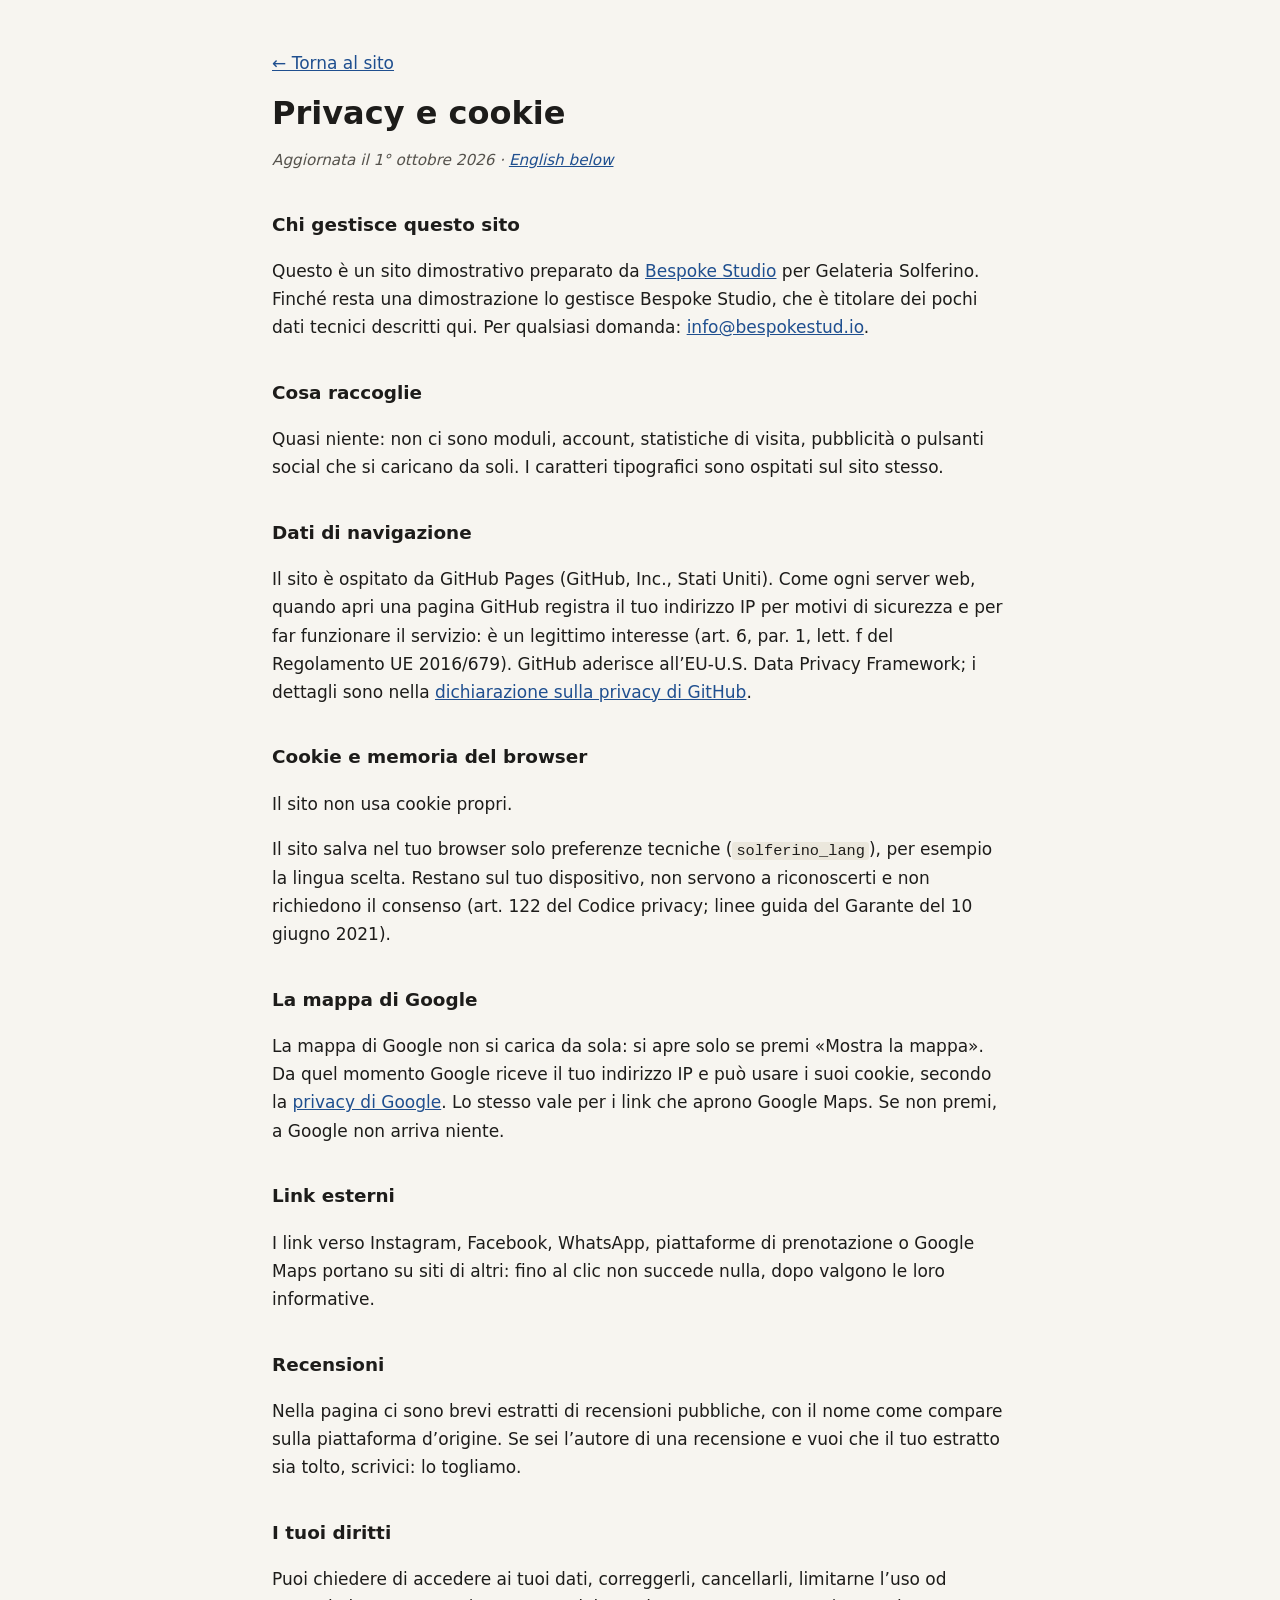
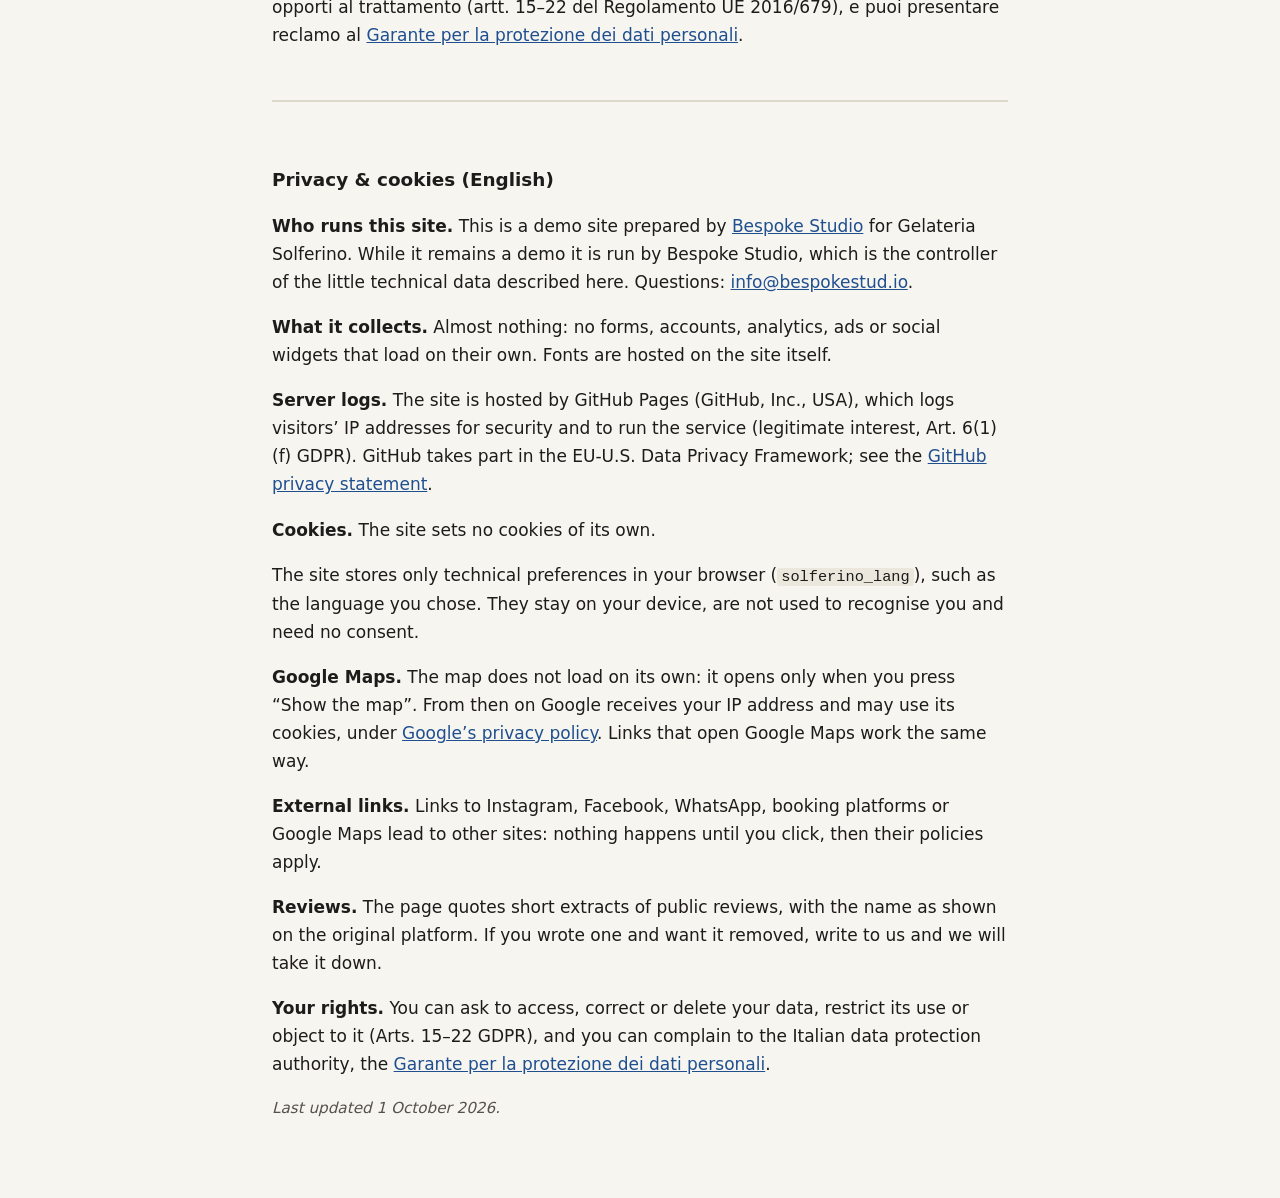
<file: privacy.html>
<!DOCTYPE html>
<html lang="it">
<head>
  <meta charset="UTF-8">
  <meta name="viewport" content="width=device-width, initial-scale=1.0">
  <meta name="robots" content="noindex">
  <title>Privacy e cookie · Gelateria Solferino</title>
  <meta name="description" content="Informativa privacy e cookie del sito Gelateria Solferino.">
  <style>
    body { margin: 0; background: #f7f5f0; color: #1d1c1a; font: 17px/1.65 system-ui, -apple-system, "Segoe UI", Roboto, sans-serif; }
    main { max-width: 46rem; margin: 0 auto; padding: 32px 20px 64px; }
    h1 { font-size: 2rem; line-height: 1.2; margin: 0.4em 0 0.2em; }
    h2 { font-size: 1.15rem; margin: 2em 0 0.4em; }
    a { color: #1f4f8f; }
    .data { color: #55524c; font-style: italic; font-size: 0.95rem; }
    .en { margin-top: 3em; padding-top: 1.5em; border-top: 2px solid #ddd8cc; }
    code { font-size: 0.9em; background: #ebe7dc; padding: 0 4px; border-radius: 3px; }
  </style>
</head>
<body>
<main>
  <p><a href="index.html">← Torna al sito</a></p>
  <h1>Privacy e cookie</h1>
  <p class="data">Aggiornata il 1° ottobre 2026 · <a href="#english" lang="en">English below</a></p>
  <h2>Chi gestisce questo sito</h2>
  <p>Questo è un sito dimostrativo preparato da <a href="https://bespokestud.io" rel="noopener">Bespoke Studio</a> per Gelateria Solferino. Finché resta una dimostrazione lo gestisce Bespoke Studio, che è titolare dei pochi dati tecnici descritti qui. Per qualsiasi domanda: <a href="mailto:info@bespokestud.io">info@bespokestud.io</a>.</p>
  <h2>Cosa raccoglie</h2>
  <p>Quasi niente: non ci sono moduli, account, statistiche di visita, pubblicità o pulsanti social che si caricano da soli. I caratteri tipografici sono ospitati sul sito stesso.</p>
  <h2>Dati di navigazione</h2>
  <p>Il sito è ospitato da GitHub Pages (GitHub, Inc., Stati Uniti). Come ogni server web, quando apri una pagina GitHub registra il tuo indirizzo IP per motivi di sicurezza e per far funzionare il servizio: è un legittimo interesse (art. 6, par. 1, lett. f del Regolamento UE 2016/679). GitHub aderisce all’EU-U.S. Data Privacy Framework; i dettagli sono nella <a href="https://docs.github.com/site-policy/privacy-policies/github-general-privacy-statement" rel="noopener">dichiarazione sulla privacy di GitHub</a>.</p>
  
  <h2>Cookie e memoria del browser</h2>
  <p>Il sito non usa cookie propri.</p>
  <p>Il sito salva nel tuo browser solo preferenze tecniche (<code>solferino_lang</code>), per esempio la lingua scelta. Restano sul tuo dispositivo, non servono a riconoscerti e non richiedono il consenso (art. 122 del Codice privacy; linee guida del Garante del 10 giugno 2021).</p>
  <h2>La mappa di Google</h2>
  <p>La mappa di Google non si carica da sola: si apre solo se premi «Mostra la mappa». Da quel momento Google riceve il tuo indirizzo IP e può usare i suoi cookie, secondo la <a href="https://policies.google.com/privacy?hl=it" rel="noopener">privacy di Google</a>. Lo stesso vale per i link che aprono Google Maps. Se non premi, a Google non arriva niente.</p>
  <h2>Link esterni</h2>
  <p>I link verso Instagram, Facebook, WhatsApp, piattaforme di prenotazione o Google Maps portano su siti di altri: fino al clic non succede nulla, dopo valgono le loro informative.</p>
  <h2>Recensioni</h2>
  <p>Nella pagina ci sono brevi estratti di recensioni pubbliche, con il nome come compare sulla piattaforma d’origine. Se sei l’autore di una recensione e vuoi che il tuo estratto sia tolto, scrivici: lo togliamo.</p>
  <h2>I tuoi diritti</h2>
  <p>Puoi chiedere di accedere ai tuoi dati, correggerli, cancellarli, limitarne l’uso od opporti al trattamento (artt. 15–22 del Regolamento UE 2016/679), e puoi presentare reclamo al <a href="https://www.garanteprivacy.it" rel="noopener">Garante per la protezione dei dati personali</a>.</p>
  <div class="en" id="english" lang="en">
    <h2>Privacy &amp; cookies (English)</h2>
    <p><strong>Who runs this site.</strong> This is a demo site prepared by <a href="https://bespokestud.io" rel="noopener">Bespoke Studio</a> for Gelateria Solferino. While it remains a demo it is run by Bespoke Studio, which is the controller of the little technical data described here. Questions: <a href="mailto:info@bespokestud.io">info@bespokestud.io</a>.</p>
    <p><strong>What it collects.</strong> Almost nothing: no forms, accounts, analytics, ads or social widgets that load on their own. Fonts are hosted on the site itself.</p>
    <p><strong>Server logs.</strong> The site is hosted by GitHub Pages (GitHub, Inc., USA), which logs visitors’ IP addresses for security and to run the service (legitimate interest, Art. 6(1)(f) GDPR). GitHub takes part in the EU-U.S. Data Privacy Framework; see the <a href="https://docs.github.com/site-policy/privacy-policies/github-general-privacy-statement" rel="noopener">GitHub privacy statement</a>.</p>
    
    <p><strong>Cookies.</strong> The site sets no cookies of its own.</p>
    <p>The site stores only technical preferences in your browser (<code>solferino_lang</code>), such as the language you chose. They stay on your device, are not used to recognise you and need no consent.</p>
    <p><strong>Google Maps.</strong> The map does not load on its own: it opens only when you press “Show the map”. From then on Google receives your IP address and may use its cookies, under <a href="https://policies.google.com/privacy?hl=en" rel="noopener">Google’s privacy policy</a>. Links that open Google Maps work the same way.</p>
    <p><strong>External links.</strong> Links to Instagram, Facebook, WhatsApp, booking platforms or Google Maps lead to other sites: nothing happens until you click, then their policies apply.</p>
    <p><strong>Reviews.</strong> The page quotes short extracts of public reviews, with the name as shown on the original platform. If you wrote one and want it removed, write to us and we will take it down.</p>
    <p><strong>Your rights.</strong> You can ask to access, correct or delete your data, restrict its use or object to it (Arts. 15–22 GDPR), and you can complain to the Italian data protection authority, the <a href="https://www.garanteprivacy.it" rel="noopener">Garante per la protezione dei dati personali</a>.</p>
    <p class="data">Last updated 1 October 2026.</p>
  </div>
</main>
</body>
</html>
</file>
